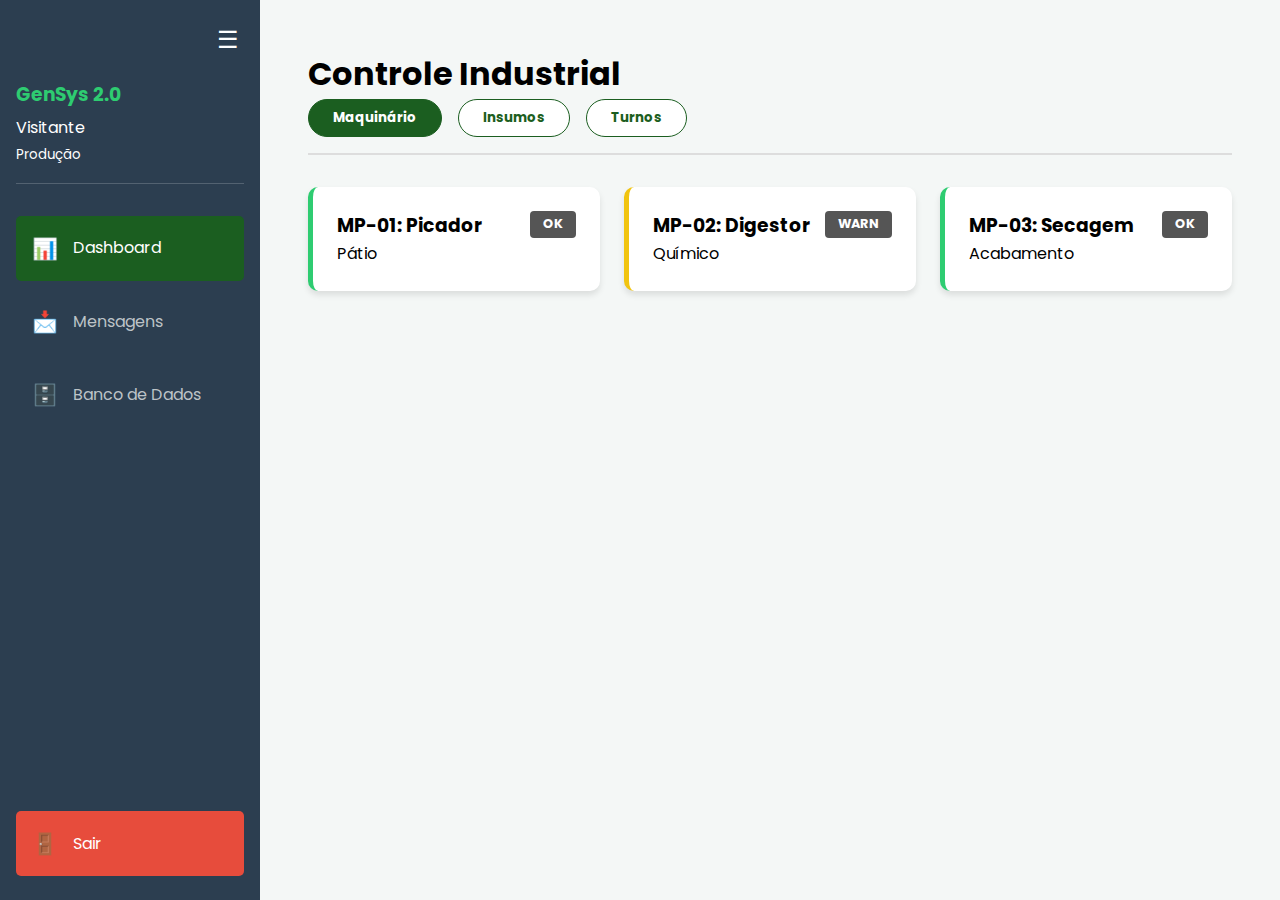
<file: intranet.html>
<!DOCTYPE html>
<html lang="pt-br">
<head>
    <meta charset="UTF-8">
    <meta name="viewport" content="width=device-width, initial-scale=1.0">
    <title>GenSys | Intranet Corporativa</title>
    <link href="https://fonts.googleapis.com/css2?family=Poppins:wght@300;400;600&display=swap" rel="stylesheet">
    <link rel="stylesheet" href="style.css">
    <script src="intranet.js" defer></script>
</head>
<body>

    <div class="sidebar" id="mySidebar">
        <div class="toggle-btn" onclick="toggleMenu()">☰</div>
        <div class="user-info" id="userInfoBox">
            <h3>GenSys 2.0</h3>
            <p id="lblUser">User</p>
            <small id="lblRole">Role</small>
        </div>
        
        <div class="menu-btn active" id="menu-dash" onclick="navegar('dash')">
            <span class="icon">📊</span> <span class="txt">Dashboard</span>
        </div>
        <div class="menu-btn" id="menu-msg" onclick="navegar('msg')">
            <span class="icon">📩</span> <span class="txt">Mensagens</span>
        </div>
        <div class="menu-btn" id="menu-data" onclick="navegar('data')">
            <span class="icon">🗄️</span> <span class="txt">Banco de Dados</span>
        </div>
        <div class="menu-btn logout" onclick="sair()">
            <span class="icon">🚪</span> <span class="txt">Sair</span>
        </div>
    </div>

    <div class="main" id="mainContent">
        
        <div id="view-msg" class="hidden">
            <h1>Mensagens Internas</h1>
            <div class="card-panel" style="border-left: 5px solid #2ecc71;">
                <h3>🎉 Meta Batida!</h3>
                <p>Parabéns equipe de vendas pelo contrato com a Editora Globo.</p>
            </div>
        </div>

        <div id="view-data" class="hidden">
            <h1>Data Lake (Repositório)</h1>
            <div class="alert-box" style="background: #e3f2fd; border-color: #2196f3; color: #0d47a1;">
                ℹ️ <strong>Arquivos disponíveis para seu perfil:</strong> Baixe os JSONs para análise.
            </div>
            
            <div id="download-area" style="display: flex; gap: 1rem; flex-wrap: wrap;"></div>
        </div>

        <div id="view-dash">
            
            <div id="perfil-rh" class="hidden">
                <h1>RH Analytics</h1>
                <div class="alert-box">⚠️ Segurança: Senhas administrativas expostas.</div>
                
                <div style="display: flex; gap: 2rem; margin-bottom: 2rem; flex-wrap: wrap;">
                    <div class="card-panel" style="flex:1"><canvas id="grafico1"></canvas></div>
                    <div class="card-panel" style="flex:1"><canvas id="grafico2"></canvas></div>
                </div>

                <div class="card-panel">
                    <h3>Credenciais de Setor (Master Keys)</h3>
                    <table>
                        <thead><tr><th>Departamento</th><th>Usuário</th><th>Senha</th></tr></thead>
                        <tbody>
                            <tr><td>Produção</td><td>prod.lead</td><td>papel2026</td></tr>
                            <tr><td>Financeiro</td><td>fin.cfo</td><td>money</td></tr>
                            <tr><td>Marketing</td><td>mkt.head</td><td>viral</td></tr>
                            <tr><td>Logística</td><td>log.ger</td><td>rota66</td></tr>
                            <tr><td>Insumos</td><td>ins.buy</td><td>quimica</td></tr>
                            <tr><td>Contabilidade</td><td>cont.fisc</td><td>leao</td></tr>
                            <tr style="background-color: #e3f2fd; font-weight: bold;"><td>Auditoria (Dados)</td><td>audit.ext</td><td>data2026</td></tr>
                        </tbody>
                    </table>
                </div>
            </div>

            <div id="perfil-producao" class="hidden">
                <h1>Controle Industrial</h1>
                <div class="prod-nav">
                    <button class="prod-btn active" onclick="mudarAba('prod', 'maq', this)">Maquinário</button>
                    <button class="prod-btn" onclick="mudarAba('prod', 'ins', this)">Insumos</button>
                    <button class="prod-btn" onclick="mudarAba('prod', 'turn', this)">Turnos</button>
                </div>

                <div id="prod-maq">
                    <div class="grid-maquinas" id="grid-producao"></div> <div id="detalhe-producao" class="painel-detalhes">
                        <h2 id="prod-titulo">...</h2>
                        <div class="tele-grid" id="prod-dados"></div>
                        <div id="prod-alerta" class="alert-box" style="display:none; margin-top:1rem;"></div>
                    </div>
                </div>
                
                <div id="prod-ins" class="hidden"><table style="margin-top:1rem"><tbody id="tab-prod-ins"></tbody></table></div>
                <div id="prod-turn" class="hidden"><div id="tab-prod-turn"></div></div>
            </div>

            <div id="perfil-financeiro" class="hidden">
                <h1>Gestão Financeira</h1>
                <p style="margin-bottom: 1rem;">Clique nas transações para ver detalhes.</p>
                
                <div class="grid-maquinas" id="grid-financeiro"></div> <div id="detalhe-financeiro" class="painel-detalhes" style="border-top: 5px solid #8e44ad;">
                    <h2 id="fin-titulo">...</h2>
                    <p id="fin-desc" style="font-size: 1.2rem; color: #555;">...</p>
                    <div class="tele-grid" id="fin-dados"></div>
                </div>
            </div>

            <div id="perfil-logistica" class="hidden">
                <h1>Frota e Rastreamento</h1>
                <p style="margin-bottom: 1rem;">Monitoramento de Caminhões em Tempo Real.</p>

                <div class="grid-maquinas" id="grid-logistica"></div>

                <div id="detalhe-logistica" class="painel-detalhes" style="border-top: 5px solid #d35400;">
                    <h2 id="log-titulo">...</h2>
                    <div class="tele-grid" id="log-dados"></div>
                </div>
            </div>

            <div id="perfil-marketing" class="hidden">
                <h1>Campanhas e Mídia</h1>
                <div class="grid-maquinas" id="grid-marketing"></div>

                <div id="detalhe-marketing" class="painel-detalhes" style="border-top: 5px solid #e91e63;">
                    <h2 id="mkt-titulo">...</h2>
                    <div class="tele-grid" id="mkt-dados"></div>
                </div>
            </div>

            <div id="perfil-contabilidade" class="hidden">
                <h1>Livros Fiscais</h1>
                <p>Notas Fiscais de Entrada (Clique para auditar)</p>
                <div class="grid-maquinas" id="grid-contabilidade"></div>

                <div id="detalhe-contabilidade" class="painel-detalhes" style="border-top: 5px solid #2c3e50;">
                    <h2 id="cont-titulo">...</h2>
                    <div class="tele-grid" id="cont-dados"></div>
                    <div class="alert-box" style="margin-top: 1rem; background: #e3f2fd; border-color: #2196f3; color: #0d47a1;">
                        ℹ️ <strong>Dica de Auditoria:</strong> Cruze o peso faturado aqui com o peso da balança na Logística.
                    </div>
                </div>
            </div>

            <div id="perfil-insumos" class="hidden">
                <h1>Gestão de Fornecedores</h1>
                <div class="grid-maquinas" id="grid-insumos"></div>
                <div id="detalhe-insumos" class="painel-detalhes" style="border-top: 5px solid #27ae60;">
                    <h2 id="ins-titulo">...</h2>
                    <div class="tele-grid" id="ins-dados"></div>
                </div>
            </div>
            
            <div id="perfil-erro" class="hidden">
                <h1>Acesso Restrito</h1>
                <p>Perfil não autorizado para visualização de dashboard.</p>
            </div>

        </div>
    </div>
</body>
</html>
</file>
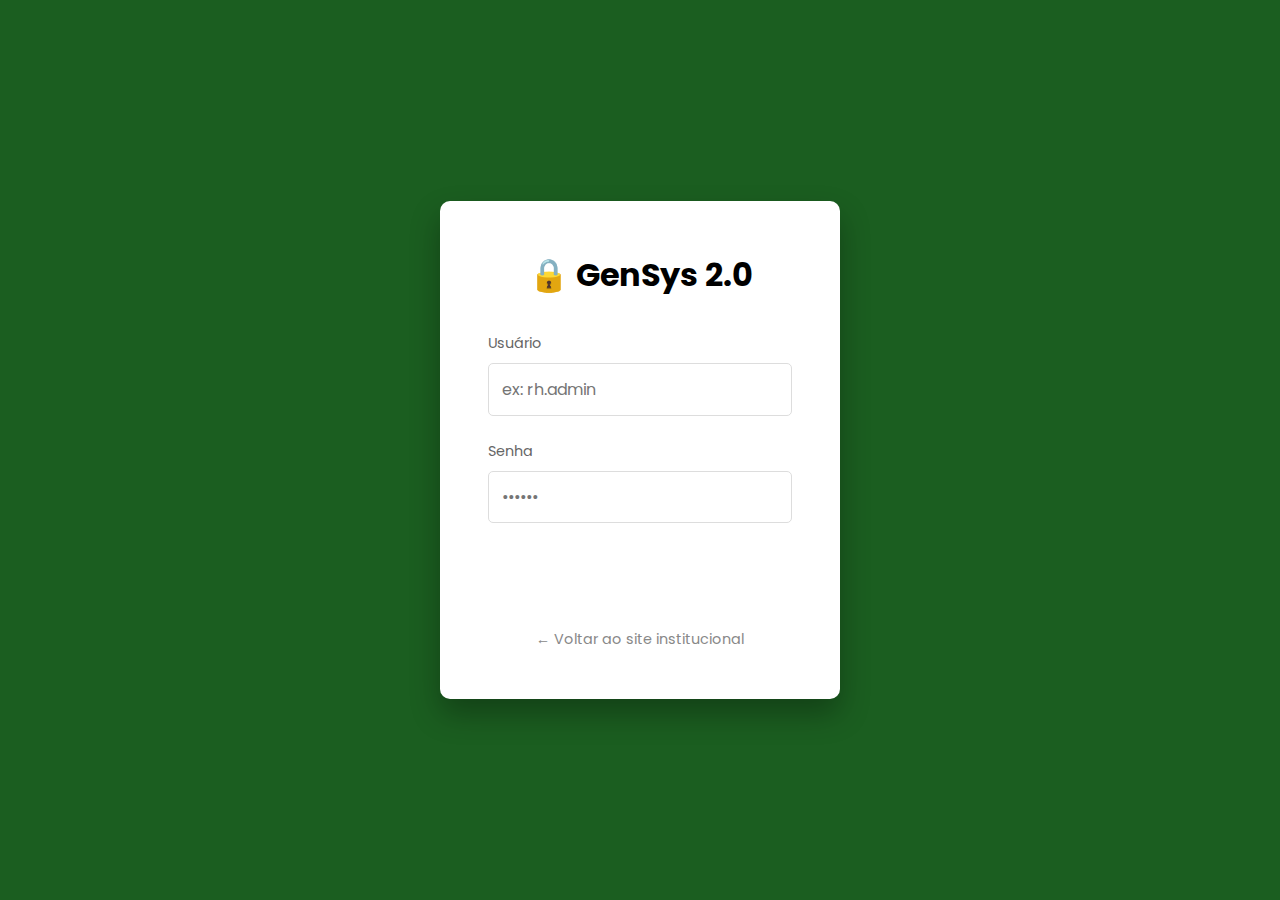
<file: login.html>
<!DOCTYPE html>
<html lang="pt-br">
<head>
    <meta charset="UTF-8">
    <meta name="viewport" content="width=device-width, initial-scale=1.0">
    <title>GenSys | Login Corporativo</title>
    <link href="https://fonts.googleapis.com/css2?family=Poppins:wght@300;400;600&display=swap" rel="stylesheet">
    <link rel="stylesheet" href="style.css"> <style>
        body {
            background-color: #1b5e20; /* Fundo verde escuro corporativo */
            display: flex;
            align-items: center;
            justify-content: center;
            height: 100vh;
        }
        .login-container {
            background: white;
            padding: 3rem;
            border-radius: 10px;
            box-shadow: 0 15px 30px rgba(0,0,0,0.3);
            width: 100%;
            max-width: 400px;
            text-align: center;
        }
        .login-logo {
            font-size: 2rem;
            font-weight: bold;
            color: var(--primary-color);
            margin-bottom: 2rem;
            display: block;
        }
        .input-group {
            margin-bottom: 1.5rem;
            text-align: left;
        }
        .input-group label {
            display: block;
            margin-bottom: 0.5rem;
            font-size: 0.9rem;
            color: #666;
        }
        .input-group input {
            width: 100%;
            padding: 0.8rem;
            border: 1px solid #ddd;
            border-radius: 5px;
            font-size: 1rem;
        }
        .btn-full {
            width: 100%;
            padding: 1rem;
            background-color: var(--primary-color);
            color: white;
            border: none;
            border-radius: 5px;
            font-weight: bold;
            cursor: pointer;
            font-size: 1rem;
            transition: 0.3s;
        }
        .btn-full:hover { background-color: var(--secondary-color); }
        .error-msg {
            color: red;
            font-size: 0.85rem;
            margin-top: 1rem;
            display: none; /* Escondido por padrão */
        }
        .back-link {
            display: block;
            margin-top: 1.5rem;
            color: #888;
            text-decoration: none;
            font-size: 0.9rem;
        }
    </style>
</head>
<body>

    <div class="login-container">
        <span class="login-logo">🔒 GenSys 2.0</span>
        
        <form id="loginForm">
            <div class="input-group">
                <label for="username">Usuário</label>
                <input type="text" id="username" placeholder="ex: rh.admin" required>
            </div>
            <div class="input-group">
                <label for="password">Senha</label>
                <input type="password" id="password" placeholder="••••••" required>
            </div>
            
            <button type="submit" class="btn-full">Acessar Sistema</button>
            <p id="errorMsg" class="error-msg">Usuário ou senha incorretos.</p>
        </form>

        <a href="index.html" class="back-link">← Voltar ao site institucional</a>
    </div>

    <script>
        // --- BASE DE DADOS SIMULADA (Segredo do Professor) ---
        // --- NO FINAL DO LOGIN.HTML ---
        const users = {
            'rh.admin': { pass: 'rh123', role: 'RH', name: 'Carla Mendez' },
            'prod.lead': { pass: 'papel2026', role: 'Produção', name: 'Eng. Roberto' },
            'fin.cfo': { pass: 'money', role: 'Financeiro', name: 'Sr. Tanaka' },
            'mkt.head': { pass: 'viral', role: 'Marketing', name: 'Julia S.' },
            'log.ger': { pass: 'rota66', role: 'Logística', name: 'Cleber F.' },
            'ins.buy': { pass: 'quimica', role: 'Insumos', name: 'Dra. Ana' },
            'cont.fisc': { pass: 'leao', role: 'Contabilidade', name: 'Pedro H.' }
        };
        // const users = {
        //     'rh.admin': { pass: 'rh123', role: 'RH', name: 'Carla Mendez' },
        //     'prod.lead': { pass: 'papel2026', role: 'Produção', name: 'Eng. Roberto' },
        //     'fin.cfo': { pass: 'money', role: 'Financeiro', name: 'Sr. Tanaka' },
        //     'mkt.head': { pass: 'viral', role: 'Marketing', name: 'Julia S.' },
        //     'log.ger': { pass: 'rota66', role: 'Logística', name: 'Cleber F.' },
        //     'ins.buy': { pass: 'quimica', role: 'Insumos', name: 'Dra. Ana' },
        //     'cont.fisc': { pass: 'leao', role: 'Contabilidade', name: 'Pedro H.' }
        // };

        document.getElementById('loginForm').addEventListener('submit', function(e) {
            e.preventDefault();
            const user = document.getElementById('username').value.toLowerCase();
            const pass = document.getElementById('password').value;
            const errorMsg = document.getElementById('errorMsg');

            if (users[user] && users[user].pass === pass) {
                // Login Sucesso: Salva sessão e redireciona
                localStorage.setItem('genUser', JSON.stringify(users[user]));
                window.location.href = 'intranet.html';
            } else {
                // Login Falha
                errorMsg.style.display = 'block';
                // Tremidinha no formulário (opcional)
                document.querySelector('.login-container').animate([
                    { transform: 'translateX(0)' },
                    { transform: 'translateX(-10px)' },
                    { transform: 'translateX(10px)' },
                    { transform: 'translateX(0)' }
                ], { duration: 300 });
            }
        });
    </script>
</body>
</html>
</file>
<file: style.css>
/* =========================================
   1. VARIÁVEIS E RESET GLOBAL
   ========================================= */
:root {
    /* Paleta de Cores GenPaper */
    --primary: #1b5e20;   /* Verde Floresta */
    --secondary: #2ecc71; /* Verde Vibrante */
    --accent: #81c784;    /* Verde Claro */
    --warning: #f1c40f;   /* Amarelo Alerta */
    --danger: #e74c3c;    /* Vermelho Erro */
    --dark: #2c3e50;      /* Azul Noturno (Texto/Sidebar) */
    --light: #f4f7f6;     /* Fundo Claro */
    --white: #ffffff;
}

* {
    margin: 0;
    padding: 0;
    box-sizing: border-box;
    font-family: 'Poppins', sans-serif;
}

html {
    scroll-behavior: smooth;
}

body {
    background-color: var(--light);
    color: var(--text-color);
    line-height: 1.6;
    /* Nota: Não usamos display:flex no body para não quebrar o scroll da Landing Page */
}

/* =========================================
   2. ESTILOS DA LANDING PAGE (INDEX.HTML)
   ========================================= */

/* Header & Navegação */
header {
    background-color: var(--white);
    box-shadow: 0 2px 10px rgba(0,0,0,0.1);
    position: fixed;
    width: 100%;
    top: 0;
    z-index: 1000;
}

nav {
    max-width: 1200px;
    margin: 0 auto;
    display: flex;
    justify-content: space-between;
    align-items: center;
    padding: 1rem 2rem;
}

.logo {
    font-size: 1.5rem;
    font-weight: 700;
    color: var(--primary);
    text-decoration: none;
    display: flex; align-items: center; gap: 5px;
}
.logo span { color: var(--secondary); }

.nav-links {
    list-style: none;
    display: flex;
    gap: 2rem;
}

.nav-links a {
    text-decoration: none;
    color: #333;
    font-weight: 500;
    transition: color 0.3s;
}

.nav-links a:hover { color: var(--secondary); }

/* Botão Intranet (Header) */
.btn-login {
    background-color: var(--primary);
    color: var(--white);
    padding: 0.5rem 1.5rem;
    border-radius: 50px;
    text-decoration: none;
    font-weight: 600;
    transition: 0.3s;
    border: none;
    cursor: pointer;
}

.btn-login:hover {
    background-color: var(--secondary);
    transform: translateY(-2px);
}

/* Hero Section */
.hero {
    height: 90vh;
    /* Imagem de fundo de floresta/papel */
    background: linear-gradient(rgba(27, 94, 32, 0.8), rgba(27, 94, 32, 0.6)), url('https://images.unsplash.com/photo-1598335624163-228795ac0a2e?ixlib=rb-1.2.1&auto=format&fit=crop&w=1950&q=80');
    background-size: cover;
    background-position: center;
    display: flex;
    align-items: center;
    justify-content: center;
    text-align: center;
    color: var(--white);
    margin-top: 60px; /* Compensa o header fixo */
}

.hero-content h1 { font-size: 3.5rem; margin-bottom: 1rem; }
.hero-content p { font-size: 1.2rem; max-width: 700px; margin: 0 auto 2rem; }

.btn-hero {
    background-color: var(--secondary);
    color: var(--white);
    padding: 1rem 2rem;
    border-radius: 5px;
    text-decoration: none;
    font-weight: bold;
    transition: background 0.3s;
}
.btn-hero:hover { background-color: var(--accent); }

/* Seções Gerais */
section {
    padding: 5rem 2rem;
    max-width: 1200px;
    margin: 0 auto;
}

.section-title {
    color: var(--primary);
    margin-bottom: 3rem;
    font-size: 2.5rem;
    text-align: center;
}

/* Cards dos Fundadores */
.cards-container {
    display: flex;
    justify-content: center;
    gap: 3rem;
    flex-wrap: wrap;
}

.card {
    background: var(--white);
    border-radius: 15px;
    width: 350px;
    overflow: hidden;
    box-shadow: 0 10px 20px rgba(0,0,0,0.1);
    transition: transform 0.3s;
    border-top: 5px solid var(--secondary);
    text-align: center;
    padding-bottom: 2rem;
}

.card:hover { transform: translateY(-10px); }

/* Imagens dos Fundadores */
.card-img-placeholder {
    height: 250px;
    width: 100%;
    background-color: #ddd;
    background-size: cover;
    background-position: top center;
    margin-bottom: 1.5rem;
}

.card-img-samuel {
    background-image: url('samuel.jpg'); 
}
.card-img-luyz {
    background-image: url('luyz.jpg');
}

.role {
    color: var(--secondary);
    font-weight: 600;
    margin-bottom: 1rem;
    display: block;
}

/* Área de Sustentabilidade */
.sust-bg { background-color: var(--white); width: 100%; }
.stats-grid {
    display: grid;
    grid-template-columns: repeat(auto-fit, minmax(250px, 1fr));
    gap: 2rem;
    margin-top: 2rem;
}
.stat-box {
    text-align: center; padding: 2rem;
    background: var(--light); border-radius: 10px; border: 1px solid #ddd;
}
.stat-number { font-size: 3rem; font-weight: 700; color: var(--primary); display: block; }

/* Área de Investidores */
.financial-block {
    background-color: var(--dark);
    color: white;
    padding: 2rem;
    border-radius: 10px;
    display: flex;
    justify-content: space-between;
    align-items: center;
    flex-wrap: wrap;
}
.ticker { font-family: 'Courier New', monospace; font-size: 2rem; color: var(--accent); }
.stock-price { font-size: 1.5rem; font-weight: bold; }
.positive { color: #4caf50; }

footer {
    background-color: var(--primary);
    color: var(--white);
    text-align: center;
    padding: 2rem;
    margin-top: 2rem;
}

/* =========================================
   3. ESTILOS DA INTRANET (DASHBOARD)
   ========================================= */

/* Sidebar Retrátil */
.sidebar {
    width: 260px;
    background-color: var(--dark);
    color: white;
    height: 100vh;
    position: fixed;
    top: 0; left: 0;
    padding: 1rem;
    display: flex;
    flex-direction: column;
    z-index: 2000; /* Maior que o header da home */
    transition: width 0.4s ease;
    overflow: hidden;
}

.sidebar.closed { width: 80px; }
.sidebar.closed .txt, .sidebar.closed .user-info { display: none; }
.sidebar.closed .menu-btn { justify-content: center; }

.toggle-btn {
    font-size: 1.5rem; cursor: pointer; color: white;
    margin-bottom: 1rem; align-self: flex-end; padding: 5px;
}
.sidebar.closed .toggle-btn { align-self: center; }

.user-info { border-bottom: 1px solid #ffffff30; padding-bottom: 1rem; margin-bottom: 2rem; white-space: nowrap; }
.user-info h3 { color: var(--secondary); margin-bottom: 5px; }

.menu-btn {
    display: flex; align-items: center; gap: 15px;
    padding: 1rem; color: #bdc3c7; cursor: pointer;
    border-radius: 5px; margin-bottom: 0.5rem; transition: 0.3s;
    white-space: nowrap;
}
.menu-btn .icon { font-size: 1.3rem; }
.menu-btn:hover, .menu-btn.active { background-color: var(--primary); color: white; }
.logout { margin-top: auto; background-color: var(--danger); text-align: center; color: white; }

/* Main Content da Intranet */
.main {
    margin-left: 260px;
    padding: 3rem;
    width: calc(100% - 260px);
    transition: margin-left 0.4s ease, width 0.4s ease;
    min-height: 100vh; /* Garante altura total */
}
.main.closed { margin-left: 80px; width: calc(100% - 80px); }

/* Componentes do Dashboard */
.hidden { display: none !important; }

.card-panel {
    background: white;
    padding: 1.5rem;
    border-radius: 10px;
    box-shadow: 0 4px 10px rgba(0,0,0,0.05);
    margin-bottom: 2rem;
}

.alert-box {
    background: #ffeaa7;
    border-left: 5px solid var(--warning);
    padding: 1rem;
    color: #d35400;
    margin-bottom: 1rem;
    border-radius: 4px;
}

.row-highlight { background-color: #fff3cd; }

/* Navegação da Produção */
.prod-nav { display: flex; gap: 1rem; margin-bottom: 2rem; border-bottom: 2px solid #ddd; padding-bottom: 1rem; }
.prod-btn {
    padding: 0.5rem 1.5rem;
    border: 1px solid var(--primary);
    background: white; color: var(--primary);
    font-weight: bold; border-radius: 50px;
    cursor: pointer; transition: 0.3s;
}
.prod-btn:hover, .prod-btn.active { background: var(--primary); color: white; }

/* Grids e Cards de Máquinas (Diferentes dos cards da Home) */
.grid-maquinas { display: grid; grid-template-columns: repeat(auto-fit, minmax(250px, 1fr)); gap: 1.5rem; }

.card-maq {
    background: white; padding: 1.5rem; border-radius: 10px;
    box-shadow: 0 4px 6px rgba(0,0,0,0.1); border-left: 5px solid #ccc;
    cursor: pointer; transition: transform 0.2s; position: relative;
}
.card-maq:hover { transform: translateY(-5px); border-left-width: 10px; }

.status-ok { border-color: var(--secondary); }
.status-warn { border-color: var(--warning); }

.badge {
    position: absolute; top: 1.5rem; right: 1.5rem;
    padding: 0.2rem 0.8rem; border-radius: 4px;
    color: white; font-size: 0.8rem; font-weight: bold;
}
.bg-ok { background: var(--secondary); }
.bg-warn { background: var(--warning); color: #333; }

/* Painéis e Tabelas */
.painel-detalhes {
    background: #eef2f3; border: 1px solid #ddd; border-radius: 10px;
    padding: 2rem; margin-top: 2rem; display: none; animation: fadeIn 0.5s;
}

.tele-grid { display: grid; grid-template-columns: repeat(auto-fit, minmax(150px, 1fr)); gap: 1rem; margin: 1rem 0; }
.tele-item { background: white; padding: 1rem; text-align: center; border-radius: 5px; box-shadow: 0 2px 5px rgba(0,0,0,0.05); }
.tele-val { font-size: 1.5rem; font-weight: bold; display: block; color: var(--dark); }

table { width: 100%; border-collapse: collapse; background: white; }
th, td { padding: 1rem; text-align: left; border-bottom: 1px solid #eee; }
th { background: var(--primary); color: white; }

/* Responsividade Mobile Básica */
@media (max-width: 768px) {
    .nav-links { display: none; }
    .sidebar { width: 0; padding: 0; } /* Esconde sidebar no mobile por padrão */
    .main { margin-left: 0; width: 100%; }
}

.hidden { display: none !important; }

/* --- Atualização das Fotos dos Fundadores (Professores) --- */

/* Classe base para o espaço da foto */
.card-img-placeholder {
    height: 300px; /* Aumentei um pouco a altura para caber melhor a foto */
    width: 100%;
    background-color: #ddd; /* Cor de fundo caso a foto demore a carregar */
    background-size: cover; /* Faz a foto cobrir todo o espaço sem esticar */
    background-repeat: no-repeat;
    border-radius: 10px 10px 0 0;
}

/* Foto do Samuel */
.card-img-samuel {
    background-image: url('samuel.jpg'); 
    background-position: top center; /* Garante que o rosto (topo da foto) apareça */
}

/* Foto do Luyz */
.card-img-luyz {
    background-image: url('luyz.jpg');
    background-position: top center; /* Garante que o rosto (topo da foto) apareça */
}


/* --- CARROSSEL (SLIDER) --- */

.carousel-container {
    position: relative;
    height: 90vh; /* Altura do banner */
    width: 100%;
    margin-top: 60px; /* Compensa o header fixo */
    overflow: hidden;
    background-color: #000; /* Fundo preto pra evitar flash branco */
}

.slide {
    position: absolute;
    top: 0;
    left: 0;
    width: 100%;
    height: 100%;
    background-size: cover;
    background-position: center;
    opacity: 0; /* Começa invisível */
    transition: opacity 1s ease-in-out; /* Efeito de transição suave */
    display: flex;
    align-items: center;
    justify-content: center;
    text-align: center;
    color: var(--white);
    padding: 0 1rem;
}

.slide.active {
    opacity: 1; /* Slide ativo fica visível */
    z-index: 1;
}

/* Conteúdo do Texto dentro do Slide */
.hero-content {
    z-index: 2; /* Fica acima da imagem */
    max-width: 800px;
    animation: subirTexto 1s ease forwards;
}

@keyframes subirTexto {
    from { transform: translateY(20px); opacity: 0; }
    to { transform: translateY(0); opacity: 1; }
}

.hero-content h1 {
    font-size: 3.5rem;
    margin-bottom: 1rem;
    text-shadow: 2px 2px 4px rgba(0,0,0,0.5);
}

.hero-content p {
    font-size: 1.3rem;
    margin-bottom: 2rem;
    text-shadow: 1px 1px 2px rgba(0,0,0,0.5);
}

/* Botões (Setas) */
.carousel-btn {
    position: absolute;
    top: 50%;
    transform: translateY(-50%);
    background-color: rgba(0,0,0,0.3);
    color: white;
    border: none;
    font-size: 2rem;
    padding: 1rem;
    cursor: pointer;
    z-index: 10;
    transition: 0.3s;
    border-radius: 50%;
    width: 60px; height: 60px;
    display: flex; align-items: center; justify-content: center;
}

.carousel-btn:hover { background-color: var(--primary); }
.prev { left: 20px; }
.next { right: 20px; }

/* Indicadores (Bolinhas) */
.indicators {
    position: absolute;
    bottom: 30px;
    left: 50%;
    transform: translateX(-50%);
    z-index: 10;
    display: flex;
    gap: 10px;
}

.dot {
    height: 12px;
    width: 12px;
    background-color: rgba(255,255,255,0.5);
    border-radius: 50%;
    cursor: pointer;
    transition: 0.3s;
}

.dot.active, .dot:hover {
    background-color: var(--secondary);
    transform: scale(1.2);
}

/* Ajuste Mobile */
@media (max-width: 768px) {
    .hero-content h1 { font-size: 2rem; }
    .carousel-btn { padding: 0.5rem; font-size: 1.5rem; width: 40px; height: 40px; }
}
</file>
